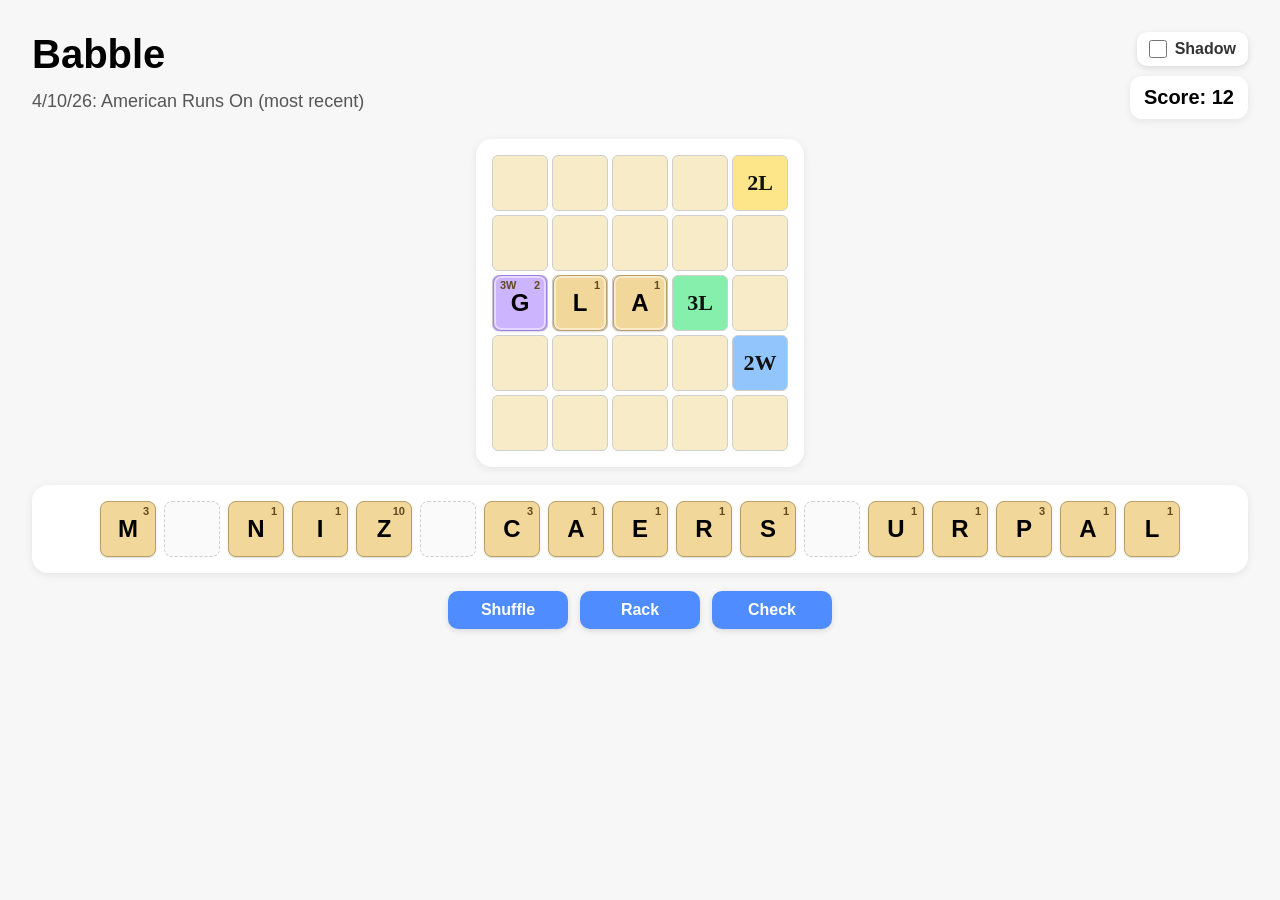
<file: index.html>
<!DOCTYPE html>
<html lang="en">
<head>
  <meta charset="UTF-8" />
  <meta name="viewport" content="width=device-width, initial-scale=1.0" />
  <title>Babble</title>
  <style>
    :root {
      --cell-size: min(12vw, 56px);
      --board-gap: min(1vw, 4px);
      --rack-gap: min(1.5vw, 8px);
      --page-padding: clamp(12px, 4vw, 32px);
      --tile-font: clamp(18px, 4.8vw, 24px);
    }

    * {
      box-sizing: border-box;
    }

    body {
      margin: 0;
      font-family: Arial, sans-serif;
      background: #f7f7f7;
    }

    .page {
      padding: var(--page-padding);
    }

    .header {
      display: flex;
      justify-content: space-between;
      align-items: flex-start;
      gap: 16px;
      margin: 0 0 20px;
      flex-wrap: wrap;
    }

    .header-left {
      display: flex;
      flex-direction: column;
      gap: 10px;
      align-items: flex-start;
    }

    .header-right {
      display: flex;
      flex-direction: column;
      align-items: flex-end;
      gap: 10px;
    }

    h1 {
      margin: 0;
      font-size: clamp(28px, 6vw, 40px);
    }

    .subtitle {
      margin-top: 4px;
      font-size: clamp(14px, 3vw, 18px);
      color: #555;
    }

    .score-box {
      background: white;
      padding: 10px 14px;
      border-radius: 12px;
      box-shadow: 0 2px 8px rgba(0, 0, 0, 0.08);
      font-size: clamp(16px, 3.6vw, 20px);
      font-weight: 700;
      width: fit-content;
    }

    .board-wrapper {
      display: flex;
      flex-direction: column;
      gap: 18px;
      align-items: stretch;
      width: 100%;
      max-width: 100%;
    }

    .board {
      display: grid;
      grid-template-columns: repeat(var(--board-cols, 7), var(--cell-size));
      gap: var(--board-gap);
      background: white;
      padding: clamp(8px, 2.5vw, 16px);
      border-radius: 16px;
      width: fit-content;
      max-width: 100%;
      box-shadow: 0 2px 8px rgba(0, 0, 0, 0.08);
      overflow-x: auto;
      -webkit-overflow-scrolling: touch;
      margin: 0 auto;
    }

    .cell {
      position: relative;
      width: var(--cell-size);
      height: var(--cell-size);
      border: 1px solid #cfcfcf;
      border-radius: 6px;
      background: #f8ecc8;
      display: flex;
      align-items: center;
      justify-content: center;
      flex-shrink: 0;
    }

    .cell-modifier {
      font-size: clamp(12px, 4vw, 22px);
      font-weight: 800;
      color: #111;
      line-height: 1;
      user-select: none;
      pointer-events: none;
      font-family: "Comic Sans MS", "Marker Felt", cursive;
    }

    .cell.highlight {
      outline: 3px solid #7aa7ff;
    }

    .cell.mod-3w {
      background: #cdb4ff;
    }

    .cell.mod-2w {
      background: #93c5fd;
    }

    .cell.mod-3l {
      background: #86efac;
    }

    .cell.mod-2l {
      background: #fde68a;
    }

    .cell.shadow {
      background: #d6d6d6;
    }

    .cell.shadow.mod-3w {
      background: #b8a0ea;
    }

    .cell.shadow.mod-2w {
      background: #79afe8;
    }

    .cell.shadow.mod-3l {
      background: #6fd78f;
    }

    .cell.shadow.mod-2l {
      background: #ebd06b;
    }

    .rack {
      display: grid;
      grid-template-columns: repeat(auto-fit, var(--cell-size));
      gap: var(--rack-gap);
      justify-content: center;
      padding: clamp(10px, 2.5vw, 16px);
      background: white;
      border-radius: 16px;
      box-shadow: 0 2px 8px rgba(0, 0, 0, 0.08);
      min-height: calc(var(--cell-size) + 32px);
      width: 100%;
    }

    .rack-slot {
      width: var(--cell-size);
      height: var(--cell-size);
      border-radius: 8px;
      display: flex;
      align-items: center;
      justify-content: center;
      flex-shrink: 0;
    }

    .rack-slot.empty {
      border: 1px dashed #cfcfcf;
      background: #fafafa;
    }

    .rack-slot.highlight {
      outline: 3px solid #7aa7ff;
    }

    .tile {
      position: relative;
      width: var(--cell-size);
      height: var(--cell-size);
      border-radius: 8px;
      border: 1px solid #b89f6b;
      background: #f2d79a;
      display: flex;
      align-items: center;
      justify-content: center;
      cursor: grab;
      user-select: none;
      -webkit-user-select: none;
      touch-action: none;
      box-shadow: 0 1px 2px rgba(0, 0, 0, 0.15);
    }

    .tile.mod-3w {
      background: #cdb4ff;
      border-color: #9b7fe8;
    }

    .tile.mod-2w {
      background: #93c5fd;
      border-color: #5aa2f6;
    }

    .tile.mod-3l {
      background: #86efac;
      border-color: #59c97c;
    }

    .tile.mod-2l {
      background: #fde68a;
      border-color: #e5c454;
    }

    .tile.locked {
      cursor: default;
      box-shadow: 0 1px 2px rgba(0, 0, 0, 0.15), inset 0 0 0 2px rgba(255, 255, 255, 0.5);
    }

    .tile-letter {
      font-size: var(--tile-font);
      font-weight: bold;
      line-height: 1;
    }

    .tile-points {
      position: absolute;
      top: 4px;
      right: 6px;
      font-size: clamp(8px, 2vw, 11px);
      font-weight: 700;
      line-height: 1;
      color: #5f4a1e;
      white-space: nowrap;
    }

    .tile-modifier {
      position: absolute;
      top: 4px;
      left: 6px;
      font-size: clamp(8px, 2vw, 11px);
      font-weight: 700;
      line-height: 1;
      color: #5f4a1e;
      white-space: nowrap;
    }

    .tile.selected {
      outline: 3px solid #4f8cff;
      background: #e6f0ff;
    }

    .controls {
      display: flex;
      gap: 12px;
      justify-content: center;
      flex-wrap: wrap;
      width: 100%;
    }

    .control-button {
      padding: 10px 16px;
      border: none;
      border-radius: 10px;
      background: #4f8cff;
      color: white;
      font-size: clamp(14px, 3.8vw, 16px);
      font-weight: 600;
      cursor: pointer;
      box-shadow: 0 2px 6px rgba(0, 0, 0, 0.12);
      touch-action: manipulation;
      min-width: 120px;
    }

    .control-button:hover {
      background: #3c76db;
    }

    .control-button:disabled {
      background: #9fb8f4;
      cursor: default;
    }

    .shadow-toggle {
      display: inline-flex;
      align-items: center;
      gap: 8px;
      background: white;
      padding: 8px 12px;
      border-radius: 10px;
      box-shadow: 0 2px 6px rgba(0, 0, 0, 0.12);
      font-size: clamp(14px, 3.6vw, 16px);
      font-weight: 600;
      color: #333;
    }

    .shadow-toggle input {
      width: 18px;
      height: 18px;
      margin: 0;
    }

    .confetti-container {
      position: fixed;
      inset: 0;
      pointer-events: none;
      overflow: hidden;
      z-index: 9999;
    }

    .confetti-piece {
      position: absolute;
      top: -20px;
      width: 10px;
      height: 18px;
      border-radius: 2px;
      opacity: 0.9;
      animation: confetti-fall linear forwards;
    }

    @keyframes confetti-fall {
      from {
        transform: translateY(0) rotate(0deg);
      }
      to {
        transform: translateY(110vh) rotate(720deg);
      }
    }

    .check-modal-backdrop {
      position: fixed;
      inset: 0;
      background: rgba(0, 0, 0, 0.45);
      display: none;
      align-items: center;
      justify-content: center;
      padding: 20px;
      z-index: 10001;
    }

    .check-modal-backdrop.open {
      display: flex;
    }

    .check-modal {
      width: min(92vw, 460px);
      background: white;
      border-radius: 18px;
      padding: 22px 20px 18px;
      box-shadow: 0 16px 40px rgba(0, 0, 0, 0.18);
    }

    .check-modal h2 {
      margin: 0 0 12px;
      font-size: 24px;
    }

    .check-summary {
      display: grid;
      grid-template-columns: 1fr auto;
      gap: 10px 14px;
      margin-bottom: 14px;
      align-items: center;
    }

    .check-summary-label {
      color: #555;
      font-weight: 600;
    }

    .check-summary-value {
      font-weight: 700;
      text-align: right;
    }

    .stars {
      font-size: 28px;
      letter-spacing: 4px;
      line-height: 1;
    }

    .star-filled {
      color: #f5b301;
    }

    .star-empty {
      color: #d6d6d6;
    }

    .check-section {
      margin-top: 16px;
    }

    .check-section h3 {
      margin: 0 0 8px;
      font-size: 16px;
    }

    .check-list {
      margin: 0;
      padding-left: 18px;
      color: #333;
    }

    .check-close {
      margin-top: 18px;
      width: 100%;
    }

    @media (max-width: 600px) {
      :root {
        --cell-size: min(11.5vw, 48px);
      }

      .page {
        padding: 12px;
      }

      .board-wrapper {
        gap: 14px;
      }

      .controls {
        flex-direction: row;
        align-items: stretch;
        justify-content: center;
        flex-wrap: nowrap;
        gap: 8px;
      }

      .controls .control-button {
        width: auto;
        min-width: 0;
        flex: 1 1 0;
        padding: 10px 8px;
      }

      .rack {
        grid-template-columns: repeat(auto-fit, var(--cell-size));
      }
    }
  </style>
</head>
<body>
  <div class="page">
    <div class="header">
      <div class="header-left">
        <h1>Babble</h1>
        <div id="subtitle" class="subtitle"></div>
      </div>

      <div class="header-right">
        <label class="shadow-toggle">
          <input id="shadowToggle" type="checkbox" />
          <span>Shadow</span>
        </label>

        <div class="score-box">
          Score: <span id="score">0</span>
        </div>
      </div>
    </div>

    <div class="board-wrapper">
      <div id="board" class="board"></div>
      <div id="rack" class="rack"></div>
      <div class="controls">
        <button id="shuffleBtn" class="control-button">Shuffle</button>
        <button id="rackBtn" class="control-button">Rack</button>
        <button id="checkBtn" class="control-button">Check</button>
      </div>
    </div>
  </div>

  <div id="confetti-container" class="confetti-container"></div>

  <div id="checkModalBackdrop" class="check-modal-backdrop">
    <div class="check-modal" role="dialog" aria-modal="true" aria-labelledby="checkModalTitle">
      <div id="checkModalContent"></div>
      <button id="checkModalClose" class="control-button check-close">Close</button>
    </div>
  </div>

  <script>
let boardWidth = 0;
let boardHeight = 0;
let boardSize = 0;

    let boardsData = [];
    let activePuzzle = null;
    let boardModifiers = {};
    let solvedBoard = [];
    let letters = [];
    let allTiles = [];
    let board = Array(boardSize).fill(null);
    let rack = [];
    let revealedHintCount = 0;
    let hintWord = "";

    const subtitleEl = document.getElementById("subtitle");
    const boardEl = document.getElementById("board");
    const rackEl = document.getElementById("rack");
    const shuffleBtn = document.getElementById("shuffleBtn");
    const rackBtn = document.getElementById("rackBtn");
    const hintBtn = document.getElementById("hintBtn");
    const shadowToggle = document.getElementById("shadowToggle");
    const checkBtn = document.getElementById("checkBtn");
    const scoreEl = document.getElementById("score");
    const confettiContainer = document.getElementById("confetti-container");
    const checkModalBackdrop = document.getElementById("checkModalBackdrop");
    const checkModalContent = document.getElementById("checkModalContent");
    const checkModalClose = document.getElementById("checkModalClose");

    let dictionary = new Set();
    let dictionaryLoaded = false;
    let confettiActive = false;
    let selectedTileId = null;
    let draggedTileId = null;
    let shadowEnabled = false;
    let touchDraggedTileId = null;
    let touchGhostEl = null;
    let touchSourceEl = null;

    const letterPoints = {
      A: 1, B: 3, C: 3, D: 2, E: 1, F: 4, G: 2, H: 4, I: 1,
      J: 8, K: 5, L: 1, M: 3, N: 1, O: 1, P: 3, Q: 10, R: 1,
      S: 1, T: 1, U: 1, V: 4, W: 4, X: 8, Y: 4, Z: 10
    };

    function formatPuzzleDate(dateString) {
      const date = new Date(`${dateString}T00:00:00`);
      const month = date.getMonth() + 1;
      const day = date.getDate();
      const year = String(date.getFullYear()).slice(-2);
      return `${month}/${day}/${year}`;
    }

    function inferLettersFromSolution(solutionRows) {
      return solutionRows
        .join("")
        .split("")
        .filter(char => char !== "·");
    }

    function buildTilesFromLetters(letterList) {
      return letterList.map((letter, index) => ({
        id: index,
        letter,
        locked: false
      }));
    }

    function shuffleArray(array) {
      const copy = [...array];
      for (let i = copy.length - 1; i > 0; i--) {
        const j = Math.floor(Math.random() * (i + 1));
        [copy[i], copy[j]] = [copy[j], copy[i]];
      }
      return copy;
    }

    function getTodayPuzzleDateString() {
      const now = new Date();
      const year = now.getFullYear();
      const month = String(now.getMonth() + 1).padStart(2, "0");
      const day = String(now.getDate()).padStart(2, "0");
      return `${year}-${month}-${day}`;
    }

    function getPuzzleForTodayOrMostRecent(boards) {
      const today = getTodayPuzzleDateString();
      const sortedBoards = [...boards].sort((a, b) => a.date.localeCompare(b.date));

      const exactMatch = sortedBoards.find(board => board.date === today);
      if (exactMatch) return exactMatch;

      let mostRecentPastPuzzle = null;
      for (const puzzle of sortedBoards) {
        if (puzzle.date <= today) {
          mostRecentPastPuzzle = puzzle;
        }
      }

      if (mostRecentPastPuzzle) {
        return mostRecentPastPuzzle;
      }

      return sortedBoards[sortedBoards.length - 1] ?? null;
    }

function applyPuzzle(puzzle) {
  activePuzzle = puzzle;
  solvedBoard = Array.isArray(puzzle.solution) ? puzzle.solution : [];
  boardModifiers = puzzle.modifiers ?? {};
  hintWord = (puzzle.hint ?? "").toUpperCase();

  boardHeight = solvedBoard.length;
  boardWidth = solvedBoard[0]?.length ?? 0;
  boardSize = boardWidth * boardHeight;

  if (boardHeight === 0 || boardWidth === 0) {
    throw new Error("Puzzle solution is empty.");
  }

  const badRow = solvedBoard.find(row => row.length !== boardWidth);
  if (badRow) {
    throw new Error("Puzzle solution rows are not all the same length.");
  }

  letters = inferLettersFromSolution(solvedBoard);
  allTiles = buildTilesFromLetters(letters);

  board = Array(boardSize).fill(null);
  rack = shuffleArray([...allTiles]);

  selectedTileId = null;
  draggedTileId = null;
  revealedHintCount = 0;
  shadowEnabled = false;

    revealStartingHintWord();

  if (subtitleEl) {
    const today = getTodayPuzzleDateString();
    const fallbackLabel = puzzle.date === today ? "" : " (most recent)";
    subtitleEl.textContent = `${formatPuzzleDate(puzzle.date)}: ${puzzle.title}${fallbackLabel}`;
  }
}

    async function loadBoards() {
      const response = await fetch("./boards.json");
      if (!response.ok) {
        throw new Error(`Failed to load boards.json: ${response.status}`);
      }

      const data = await response.json();
      if (!Array.isArray(data) || data.length === 0) {
        throw new Error("boards.json is empty or invalid.");
      }

      boardsData = data;
      const puzzleToLoad = getPuzzleForTodayOrMostRecent(boardsData);

      if (!puzzleToLoad) {
        throw new Error("Could not find a puzzle to load.");
      }

      applyPuzzle(puzzleToLoad);
    }

    async function loadDictionary() {
      try {
        const response = await fetch("./dictionary.txt");
        if (!response.ok) {
          throw new Error(`Failed to load dictionary: ${response.status}`);
        }

        const text = await response.text();
        dictionary = new Set(
          text
            .split(/\r?\n/)
            .map(word => word.trim().toUpperCase())
            .filter(Boolean)
        );

        dictionaryLoaded = true;
        console.log(`Loaded ${dictionary.size} dictionary words.`);
      } catch (error) {
        console.error(error);
        alert("Could not load dictionary.txt. Make sure you're running this from a local server.");
      }
    }

    function getSolutionPlacements() {
      const placements = [];

      for (let row = 0; row < boardHeight; row++) {
        for (let col = 0; col < boardWidth; col++) {
          const letter = solvedBoard[row]?.[col];
          if (letter && letter !== "·") {
            placements.push({ row, col, letter });
          }
        }
      }

      return placements;
    }

    function getHintQueue() {
      return getSolutionPlacements().sort((a, b) => {
        const diff = getRevealPriority(b) - getRevealPriority(a);
        if (diff !== 0) return diff;

        const baseDiff = (letterPoints[b.letter] ?? 0) - (letterPoints[a.letter] ?? 0);
        if (baseDiff !== 0) return baseDiff;

        if (a.row !== b.row) return a.row - b.row;
        return a.col - b.col;
      });
    }

    function isSolutionCell(row, col) {
      return solvedBoard[row]?.[col] !== "·";
    }

    function toggleShadow() {
      shadowEnabled = shadowToggle.checked;
      render();
    }

    function getRevealPriority(entry) {
      const base = letterPoints[entry.letter] ?? 0;
      const modifier = getModifierAt(entry.row, entry.col);

      let letterMultiplier = 1;
      let wordMultiplier = 1;

      if (modifier && modifier.endsWith("L")) {
        letterMultiplier = Number(modifier[0]);
      }
      if (modifier && modifier.endsWith("W")) {
        wordMultiplier = Number(modifier[0]);
      }

      return base * letterMultiplier * wordMultiplier;
    }

    function findTileLocation(tileId) {
      for (let i = 0; i < rack.length; i++) {
        if (rack[i] && rack[i].id === tileId) {
          return { area: "rack", index: i };
        }
      }

      for (let i = 0; i < board.length; i++) {
        if (board[i] && board[i].id === tileId) {
          return { area: "board", index: i };
        }
      }

      return null;
    }

    function findMovableTileByLetter(letter) {
      for (let i = 0; i < rack.length; i++) {
        if (rack[i] && rack[i].letter === letter && !rack[i].locked) {
          return { area: "rack", index: i, tile: rack[i] };
        }
      }

      for (let i = 0; i < board.length; i++) {
        if (board[i] && board[i].letter === letter && !board[i].locked) {
          return { area: "board", index: i, tile: board[i] };
        }
      }

      return null;
    }

    function getModifierAt(row, col) {
      return boardModifiers[`${row}-${col}`] ?? null;
    }

    function getModifierClass(modifier) {
      if (!modifier) return "";
      return `mod-${modifier.toLowerCase()}`;
    }

    function getTileModifierText(boardIndex) {
      if (boardIndex === null) return "";
      const row = Math.floor(boardIndex / boardWidth);
      const col = boardIndex % boardWidth;
      return getModifierAt(row, col) ?? "";
    }

    function getTilePointsText(tile) {
      return String(letterPoints[tile.letter] ?? 0);
    }

    function getBoardLetter(row, col) {
      const index = row * boardWidth + col;
      const tile = board[index];
      return tile ? tile.letter : null;
    }

    function moveTile(tileId, targetArea, targetIndex) {
      if (tileId === null) return;

      const source = findTileLocation(tileId);
      if (!source) return;

      const sourceTile = source.area === "rack" ? rack[source.index] : board[source.index];
      if (!sourceTile || sourceTile.locked) return;

      let movingTile;
      if (source.area === "rack") {
        movingTile = rack[source.index];
        rack[source.index] = null;
      } else {
        movingTile = board[source.index];
        board[source.index] = null;
      }

      let targetTile = null;

      if (targetArea === "rack") {
        targetTile = rack[targetIndex];
        rack[targetIndex] = movingTile;
      } else {
        targetTile = board[targetIndex];
        if (targetTile?.locked) {
          if (source.area === "rack") {
            rack[source.index] = movingTile;
          } else {
            board[source.index] = movingTile;
          }
          return;
        }
        board[targetIndex] = movingTile;
      }

      if (targetTile) {
        if (source.area === "rack") {
          rack[source.index] = targetTile;
        } else {
          board[source.index] = targetTile;
        }
      }

      selectedTileId = null;
      render();
    }

    function rackAllTiles() {
      const movableBoardTiles = [];

      for (let i = 0; i < board.length; i++) {
        if (board[i] && !board[i].locked) {
          movableBoardTiles.push(board[i]);
          board[i] = null;
        }
      }

      for (const tile of movableBoardTiles) {
        const emptyRackIndex = rack.findIndex(slot => slot === null);
        if (emptyRackIndex !== -1) {
          rack[emptyRackIndex] = tile;
        } else {
          rack.push(tile);
        }
      }

      selectedTileId = null;
      draggedTileId = null;
      render();
    }

    function shuffleRack() {
      const rackTiles = rack.filter(tile => tile !== null);
      const shuffledTiles = shuffleArray(rackTiles);

      let shuffledIndex = 0;
      rack = rack.map(slot => {
        if (slot === null) return null;
        return shuffledTiles[shuffledIndex++];
      });

      selectedTileId = null;
      draggedTileId = null;
      render();
    }

    function getWordsFromBoard() {
      const foundWords = [];

      for (let row = 0; row < boardHeight; row++) {
        let currentWord = "";
        let positions = [];

        for (let col = 0; col < boardWidth; col++) {
          const letter = getBoardLetter(row, col);

          if (letter) {
            currentWord += letter;
            positions.push([row, col]);
          } else {
            if (currentWord.length >= 2) {
              foundWords.push({
                word: currentWord,
                direction: "horizontal",
                positions
              });
            }
            currentWord = "";
            positions = [];
          }
        }

        if (currentWord.length >= 2) {
          foundWords.push({
            word: currentWord,
            direction: "horizontal",
            positions
          });
        }
      }

      for (let col = 0; col < boardWidth; col++) {
        let currentWord = "";
        let positions = [];

        for (let row = 0; row < boardHeight; row++) {
          const letter = getBoardLetter(row, col);

          if (letter) {
            currentWord += letter;
            positions.push([row, col]);
          } else {
            if (currentWord.length >= 2) {
              foundWords.push({
                word: currentWord,
                direction: "vertical",
                positions
              });
            }
            currentWord = "";
            positions = [];
          }
        }

        if (currentWord.length >= 2) {
          foundWords.push({
            word: currentWord,
            direction: "vertical",
            positions
          });
        }
      }

      return foundWords;
    }

function getHintWordPlacement() {
  if (!hintWord) return null;

  // horizontal
  for (let row = 0; row < boardHeight; row++) {
    let currentWord = "";
    let positions = [];

    for (let col = 0; col < boardWidth; col++) {
      const letter = solvedBoard[row]?.[col];

      if (letter && letter !== "·") {
        currentWord += letter;
        positions.push({ row, col, letter });
      } else {
        const startIndex = currentWord.indexOf(hintWord);
        if (startIndex !== -1) {
          return {
            word: hintWord,
            positions: positions.slice(startIndex, startIndex + hintWord.length)
          };
        }
        currentWord = "";
        positions = [];
      }
    }

    const startIndex = currentWord.indexOf(hintWord);
    if (startIndex !== -1) {
      return {
        word: hintWord,
        positions: positions.slice(startIndex, startIndex + hintWord.length)
      };
    }
  }

  // vertical
  for (let col = 0; col < boardWidth; col++) {
    let currentWord = "";
    let positions = [];

    for (let row = 0; row < boardHeight; row++) {
      const letter = solvedBoard[row]?.[col];

      if (letter && letter !== "·") {
        currentWord += letter;
        positions.push({ row, col, letter });
      } else {
        const startIndex = currentWord.indexOf(hintWord);
        if (startIndex !== -1) {
          return {
            word: hintWord,
            positions: positions.slice(startIndex, startIndex + hintWord.length)
          };
        }
        currentWord = "";
        positions = [];
      }
    }

    const startIndex = currentWord.indexOf(hintWord);
    if (startIndex !== -1) {
      return {
        word: hintWord,
        positions: positions.slice(startIndex, startIndex + hintWord.length)
      };
    }
  }

  return null;
}

    function getLetterScoreAt(row, col) {
      const letter = getBoardLetter(row, col);
      if (!letter) return 0;

      const base = letterPoints[letter] ?? 0;
      const modifier = getModifierAt(row, col);

      if (modifier && modifier.endsWith("L")) {
        return base * Number(modifier[0]);
      }

      return base;
    }

    function getWordScore(wordEntry) {
      let total = 0;
      let wordMultiplier = 1;

      for (const [row, col] of wordEntry.positions) {
        total += getLetterScoreAt(row, col);

        const modifier = getModifierAt(row, col);
        if (modifier && modifier.endsWith("W")) {
          wordMultiplier *= Number(modifier[0]);
        }
      }

      return total * wordMultiplier;
    }

    function getTotalBoardScore() {
      const words = getWordsFromBoard();
      return words.reduce((sum, wordEntry) => sum + getWordScore(wordEntry), 0);
    }

    function getFilledBoardIndexes() {
      const filled = [];
      for (let i = 0; i < board.length; i++) {
        if (board[i]) filled.push(i);
      }
      return filled;
    }

    function getNeighborIndexes(index) {
      const row = Math.floor(index / boardWidth);
      const col = index % boardWidth;
      const neighbors = [];

      if (row > 0) neighbors.push(index - boardWidth);
      if (row < boardHeight - 1) neighbors.push(index + boardWidth);
      if (col > 0) neighbors.push(index - 1);
      if (col < boardWidth - 1) neighbors.push(index + 1);

      return neighbors;
    }

    function areBoardTilesConnected() {
      const filled = getFilledBoardIndexes();
      if (filled.length === 0) return false;
      if (filled.length === 1) return true;

      const filledSet = new Set(filled);
      const visited = new Set();
      const stack = [filled[0]];

      while (stack.length > 0) {
        const current = stack.pop();
        if (visited.has(current)) continue;
        visited.add(current);

        for (const neighbor of getNeighborIndexes(current)) {
          if (filledSet.has(neighbor) && !visited.has(neighbor)) {
            stack.push(neighbor);
          }
        }
      }

      return visited.size === filled.length;
    }

    function countStars(score, usedAllLetters) {
      let stars = 0;
      if (score >= 50) stars = Math.max(stars, 1);
      if (usedAllLetters) stars = Math.max(stars, 2);
      if (score >= 100) stars = Math.max(stars, 3);
      return stars;
    }

    function renderStars(starCount) {
      let html = '<div class="stars">';
      for (let i = 1; i <= 3; i++) {
        html += `<span class="${i <= starCount ? "star-filled" : "star-empty"}">★</span>`;
      }
      html += "</div>";
      return html;
    }

    function showCheckModal(result) {
      const {
        score,
        starCount,
        invalidWords,
        connected,
        usedLettersCount,
        totalLettersCount,
        hasWords
      } = result;

      if (!hasWords) {
        checkModalContent.innerHTML = `
          <div class="check-section">
            <h3>No words yet</h3>
            <div>Put some tiles on the board first.</div>
          </div>
        `;
        checkModalBackdrop.classList.add("open");
        return;
      }

      if (!connected) {
        checkModalContent.innerHTML = `
          <div class="check-section">
            <h3>Not connected</h3>
            <div>Your words are not connected in a crossword-like way.</div>
          </div>
        `;
        checkModalBackdrop.classList.add("open");
        return;
      }

      if (invalidWords.length > 0) {
        checkModalContent.innerHTML = `
          <div class="check-section">
            <h3>Invalid words</h3>
            <div>These words are not valid:</div>
            <ul class="check-list">
              ${invalidWords.map(entry => `<li>${entry.word} (${entry.direction})</li>`).join("")}
            </ul>
          </div>
        `;
        checkModalBackdrop.classList.add("open");
        return;
      }

      checkModalContent.innerHTML = `
        <div class="check-summary">
          <div class="check-summary-label">Stars</div>
          <div class="check-summary-value">${renderStars(starCount)}</div>

          <div class="check-summary-label">Score</div>
          <div class="check-summary-value">${score}</div>

          <div class="check-summary-label">Letters used</div>
          <div class="check-summary-value">${usedLettersCount}/${totalLettersCount}</div>
        </div>
      `;

      checkModalBackdrop.classList.add("open");
    }

    function closeCheckModal() {
      checkModalBackdrop.classList.remove("open");
    }

    function launchConfetti() {
      confettiContainer.innerHTML = "";

      const colors = ["#f87171", "#fbbf24", "#34d399", "#60a5fa", "#c084fc", "#f472b6"];

      for (let i = 0; i < 180; i++) {
        const piece = document.createElement("div");
        piece.className = "confetti-piece";
        piece.style.left = `${Math.random() * 100}vw`;
        piece.style.animationDuration = `${2.5 + Math.random() * 2}s`;
        piece.style.animationDelay = `${Math.random() * 0.8}s`;
        piece.style.transform = `rotate(${Math.random() * 360}deg)`;
        piece.style.background = colors[Math.floor(Math.random() * colors.length)];
        confettiContainer.appendChild(piece);
      }

      setTimeout(() => {
        confettiContainer.innerHTML = "";
        confettiActive = false;
      }, 5200);
    }

    function getNextUnrevealedHint() {
      const hintQueue = getHintQueue();

      while (revealedHintCount < hintQueue.length) {
        const nextHint = hintQueue[revealedHintCount];
        const currentTile = board[nextHint.row * boardWidth + nextHint.col];

        if (currentTile && currentTile.letter === nextHint.letter && currentTile.locked) {
          revealedHintCount++;
          continue;
        }

        return nextHint;
      }

      return null;
    }

function revealStartingHintWord() {
  const hintPlacement = getHintWordPlacement();
  if (!hintPlacement) return;

  for (const cell of hintPlacement.positions) {
    const targetIndex = cell.row * boardWidth + cell.col;
    const currentTargetTile = board[targetIndex];

    if (currentTargetTile && currentTargetTile.letter === cell.letter) {
      continue;
    }

    const source = findMovableTileByLetter(cell.letter);
    if (!source) continue;

    let displacedTile = null;
    if (currentTargetTile && !currentTargetTile.locked) {
      displacedTile = currentTargetTile;
    }

    if (source.area === "rack") {
      rack[source.index] = displacedTile;
    } else {
      board[source.index] = displacedTile;
    }
source.tile.isStartingHint = true;
    source.tile.locked = true;
    board[targetIndex] = source.tile;
  }

  selectedTileId = null;
  draggedTileId = null;
}

    function revealNextHint() {
      const nextHint = getNextUnrevealedHint();
      if (!nextHint) {
        render();
        return;
      }

      const targetIndex = nextHint.row * boardWidth + nextHint.col;
      const currentTargetTile = board[targetIndex];

      if (currentTargetTile?.locked && currentTargetTile.letter === nextHint.letter) {
        revealedHintCount++;
        render();
        return;
      }

      const source = findMovableTileByLetter(nextHint.letter);
      if (!source) {
        render();
        return;
      }

      let displacedTile = null;
      if (currentTargetTile && !currentTargetTile.locked) {
        displacedTile = currentTargetTile;
      }

      if (source.area === "rack") {
        rack[source.index] = displacedTile;
      } else {
        board[source.index] = displacedTile;
      }

      source.tile.locked = true;
      board[targetIndex] = source.tile;
      selectedTileId = null;
      draggedTileId = null;
      revealedHintCount++;
      render();
    }

    function checkBoardWords() {
      if (!dictionaryLoaded) {
        alert("Dictionary is still loading.");
        return;
      }

      const wordsOnBoard = getWordsFromBoard();
      const hasWords = wordsOnBoard.length > 0;
      const connected = areBoardTilesConnected();
      const score = getTotalBoardScore();

      const usedLettersCount = getFilledBoardIndexes().length;
      const totalLettersCount = allTiles.length;
      const usedAllLetters = usedLettersCount === totalLettersCount;

      const invalidWords = wordsOnBoard.filter(entry => !dictionary.has(entry.word.toUpperCase()));
      const starCount = countStars(score, usedAllLetters);

      if (
        hasWords &&
        connected &&
        invalidWords.length === 0 &&
        usedAllLetters &&
        !confettiActive
      ) {
        confettiActive = true;
        launchConfetti();
      }

      showCheckModal({
        score,
        starCount,
        invalidWords,
        connected,
        usedLettersCount,
        totalLettersCount,
        hasWords
      });
    }

    function isTouchDevice() {
      return "ontouchstart" in window || navigator.maxTouchPoints > 0;
    }

    function clearTouchGhost() {
      if (touchGhostEl) {
        touchGhostEl.remove();
        touchGhostEl = null;
      }
      touchDraggedTileId = null;
      touchSourceEl = null;

      document.querySelectorAll(".cell.highlight, .rack-slot.highlight").forEach(el => {
        el.classList.remove("highlight");
      });
    }

    function updateTouchGhostPosition(x, y) {
      if (!touchGhostEl) return;
      touchGhostEl.style.left = `${x - touchGhostEl.offsetWidth / 2}px`;
      touchGhostEl.style.top = `${y - touchGhostEl.offsetHeight / 2}px`;
    }

    function handleTouchStart(e, tile) {
      if (tile.locked) return;
      if (!isTouchDevice()) return;

      const touch = e.touches[0];
      touchDraggedTileId = tile.id;
      selectedTileId = tile.id;

      const ghost = e.currentTarget.cloneNode(true);
      ghost.style.position = "fixed";
      ghost.style.pointerEvents = "none";
      ghost.style.zIndex = "10000";
      ghost.style.opacity = "0.85";
      ghost.style.transform = "scale(1.05)";
      ghost.style.margin = "0";
      document.body.appendChild(ghost);

      touchGhostEl = ghost;
      touchSourceEl = e.currentTarget;
      updateTouchGhostPosition(touch.clientX, touch.clientY);
      render();
      e.preventDefault();
    }

    function handleTouchMove(e) {
      if (touchDraggedTileId === null) return;

      const touch = e.touches[0];
      updateTouchGhostPosition(touch.clientX, touch.clientY);

      document.querySelectorAll(".cell.highlight, .rack-slot.highlight").forEach(el => {
        el.classList.remove("highlight");
      });

      const target = document.elementFromPoint(touch.clientX, touch.clientY);
      const dropTarget = target?.closest(".cell, .rack-slot");
      if (dropTarget) {
        dropTarget.classList.add("highlight");
      }

      e.preventDefault();
    }

    function handleTouchEnd(e) {
      if (touchDraggedTileId === null) return;

      const touch = e.changedTouches[0];
      const target = document.elementFromPoint(touch.clientX, touch.clientY);
      const dropCell = target?.closest(".cell");
      const dropRack = target?.closest(".rack-slot");

      if (dropCell && dropCell.dataset.index !== undefined) {
        moveTile(touchDraggedTileId, "board", Number(dropCell.dataset.index));
      } else if (dropRack && dropRack.dataset.index !== undefined) {
        moveTile(touchDraggedTileId, "rack", Number(dropRack.dataset.index));
      } else {
        selectedTileId = null;
        render();
      }

      clearTouchGhost();
    }

    function createTileElement(tile, boardIndex = null) {
      const tileEl = document.createElement("div");
      tileEl.className = "tile";

      if (tile.locked) {
        tileEl.classList.add("locked");
      }

      if (boardIndex !== null) {
        const row = Math.floor(boardIndex / boardWidth);
        const col = boardIndex % boardWidth;
        const modifier = getModifierAt(row, col);

        if (modifier) {
          tileEl.classList.add(getModifierClass(modifier));
        }
      }

      if (selectedTileId === tile.id) {
        tileEl.classList.add("selected");
      }

      tileEl.draggable = !tile.locked;

      const modifierEl = document.createElement("div");
      modifierEl.className = "tile-modifier";
      modifierEl.textContent = getTileModifierText(boardIndex);

      const letterEl = document.createElement("div");
      letterEl.className = "tile-letter";
      letterEl.textContent = tile.letter;

      const pointsEl = document.createElement("div");
      pointsEl.className = "tile-points";
      pointsEl.textContent = getTilePointsText(tile);

      if (modifierEl.textContent) {
        tileEl.appendChild(modifierEl);
      }
      tileEl.appendChild(letterEl);
      tileEl.appendChild(pointsEl);

      tileEl.addEventListener("click", (e) => {
        e.stopPropagation();
        if (tile.locked) return;
        selectedTileId = selectedTileId === tile.id ? null : tile.id;
        render();
      });

      tileEl.addEventListener("dragstart", () => {
        if (tile.locked) return;
        draggedTileId = tile.id;
        selectedTileId = tile.id;
      });

      tileEl.addEventListener("dragend", () => {
        draggedTileId = null;
      });

      tileEl.addEventListener("touchstart", (e) => handleTouchStart(e, tile), { passive: false });
      tileEl.addEventListener("touchmove", handleTouchMove, { passive: false });
      tileEl.addEventListener("touchend", handleTouchEnd);
      tileEl.addEventListener("touchcancel", clearTouchGhost);

      return tileEl;
    }

    function render() {
      boardEl.innerHTML = "";
      rackEl.innerHTML = "";
      boardEl.style.setProperty("--board-cols", boardWidth);
      scoreEl.textContent = getTotalBoardScore();

      for (let i = 0; i < board.length; i++) {
        const row = Math.floor(i / boardWidth);
        const col = i % boardWidth;
        const modifier = getModifierAt(row, col);

        const cell = document.createElement("div");
        cell.className = "cell";
        cell.dataset.index = i;

        if (modifier) {
          cell.classList.add(getModifierClass(modifier));
        }

        if (shadowEnabled && isSolutionCell(row, col) && !board[i]) {
          cell.classList.add("shadow");
        }

        cell.addEventListener("click", () => {
          if (selectedTileId !== null) {
            moveTile(selectedTileId, "board", i);
          }
        });

        cell.addEventListener("dragover", (e) => {
          e.preventDefault();
          cell.classList.add("highlight");
        });

        cell.addEventListener("dragleave", () => {
          cell.classList.remove("highlight");
        });

        cell.addEventListener("drop", (e) => {
          e.preventDefault();
          cell.classList.remove("highlight");
          if (draggedTileId !== null) {
            moveTile(draggedTileId, "board", i);
            draggedTileId = null;
          }
        });

        if (board[i]) {
          cell.appendChild(createTileElement(board[i], i));
        } else if (modifier) {
          const modifierEl = document.createElement("div");
          modifierEl.className = "cell-modifier";
          modifierEl.textContent = modifier;
          cell.appendChild(modifierEl);
        }

        boardEl.appendChild(cell);
      }

      for (let i = 0; i < rack.length; i++) {
        const slot = document.createElement("div");
        slot.className = "rack-slot";
        slot.dataset.index = i;

        slot.addEventListener("click", () => {
          if (selectedTileId !== null) {
            moveTile(selectedTileId, "rack", i);
          }
        });

        slot.addEventListener("dragover", (e) => {
          e.preventDefault();
        });

        slot.addEventListener("drop", (e) => {
          e.preventDefault();
          if (draggedTileId !== null) {
            moveTile(draggedTileId, "rack", i);
            draggedTileId = null;
          }
        });

        if (rack[i]) {
          slot.appendChild(createTileElement(rack[i], null));
        } else {
          slot.classList.add("empty");
        }

        rackEl.appendChild(slot);
      }

      if (hintBtn) {
        hintBtn.disabled = revealedHintCount >= getHintQueue().length;
      }

      shadowToggle.checked = shadowEnabled;
    }

    shuffleBtn.addEventListener("click", shuffleRack);
    rackBtn.addEventListener("click", rackAllTiles);

    if (hintBtn) {
      hintBtn.addEventListener("click", revealNextHint);
    }

    shadowToggle.addEventListener("change", toggleShadow);
    checkBtn.addEventListener("click", checkBoardWords);
    checkModalClose.addEventListener("click", closeCheckModal);

    checkModalBackdrop.addEventListener("click", (e) => {
      if (e.target === checkModalBackdrop) {
        closeCheckModal();
      }
    });

    document.addEventListener("keydown", (e) => {
      if (e.key === "Escape") {
        closeCheckModal();
      }
    });

    async function init() {
      try {
        await loadBoards();
        await loadDictionary();
        render();
      } catch (error) {
        console.error(error);
        alert(error.message || "Failed to load puzzle.");
      }
    }

    init();
  </script>
</body>
</html>
</file>
